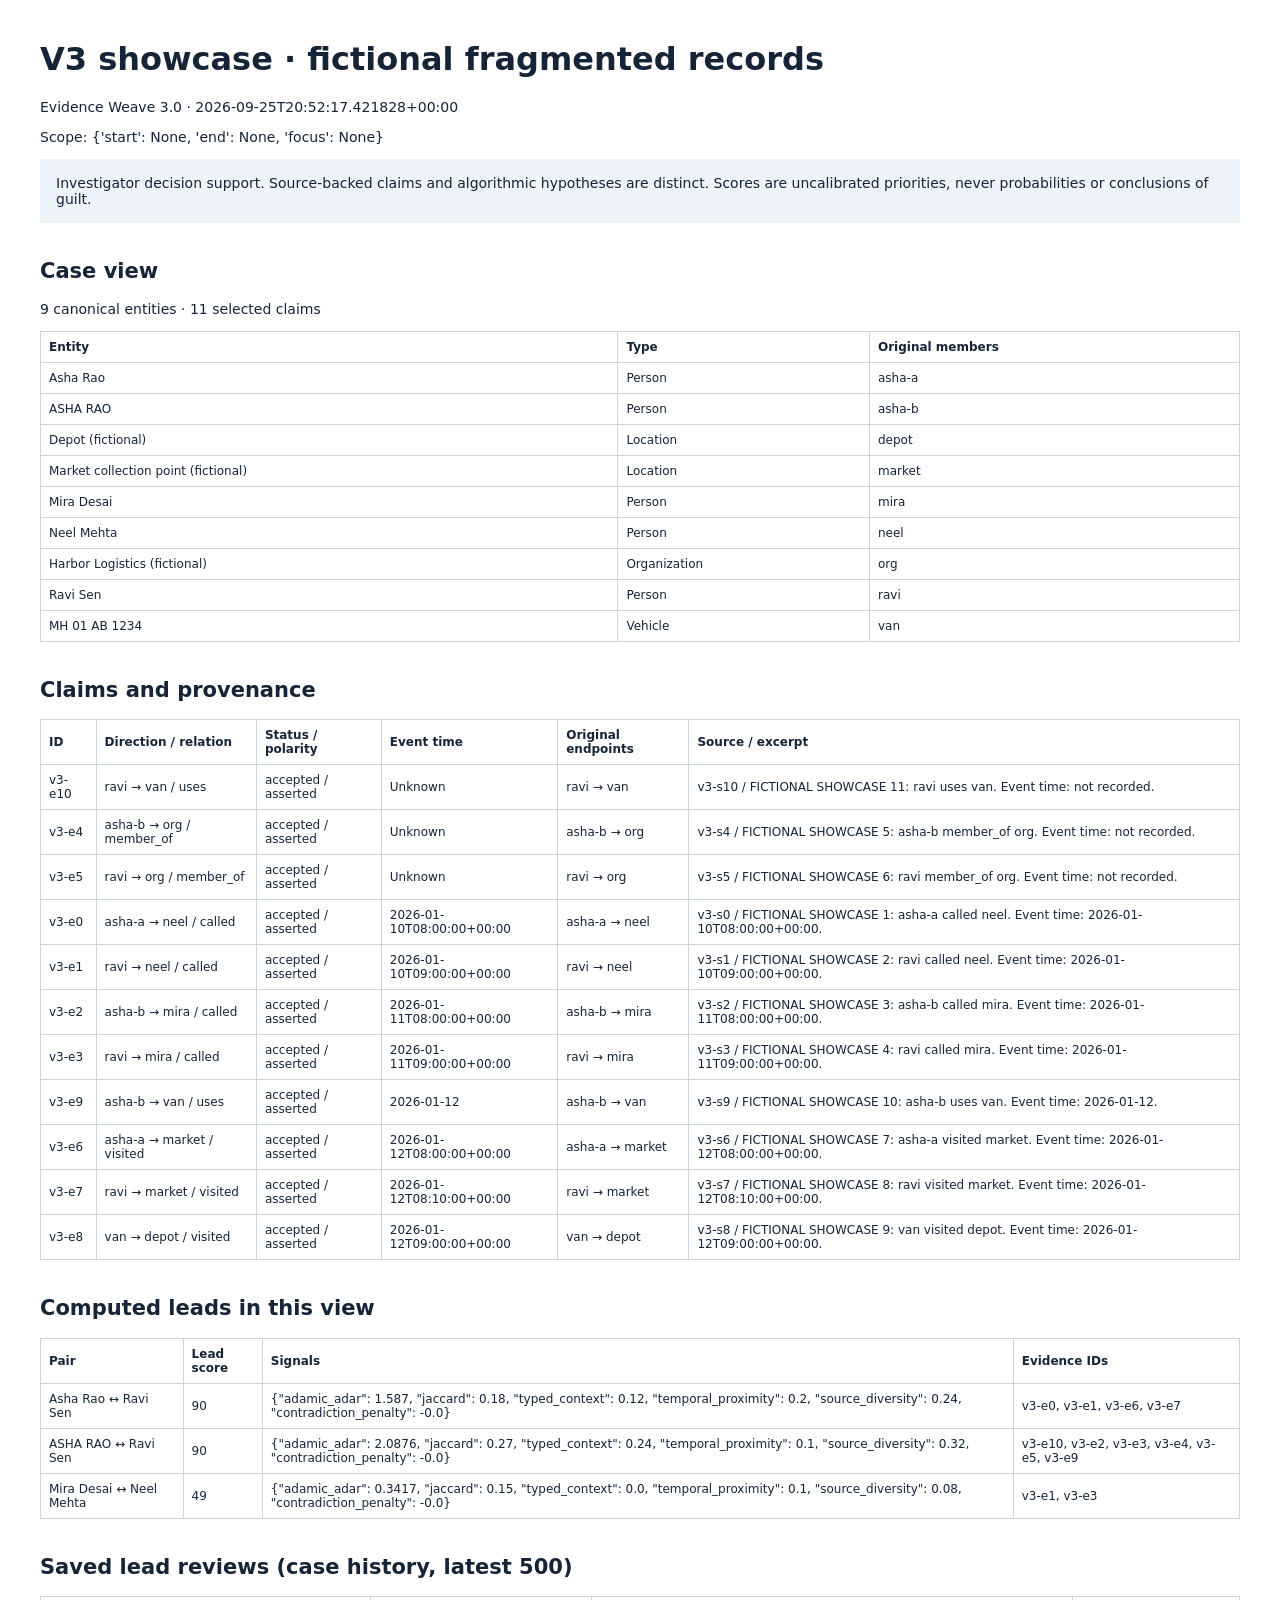
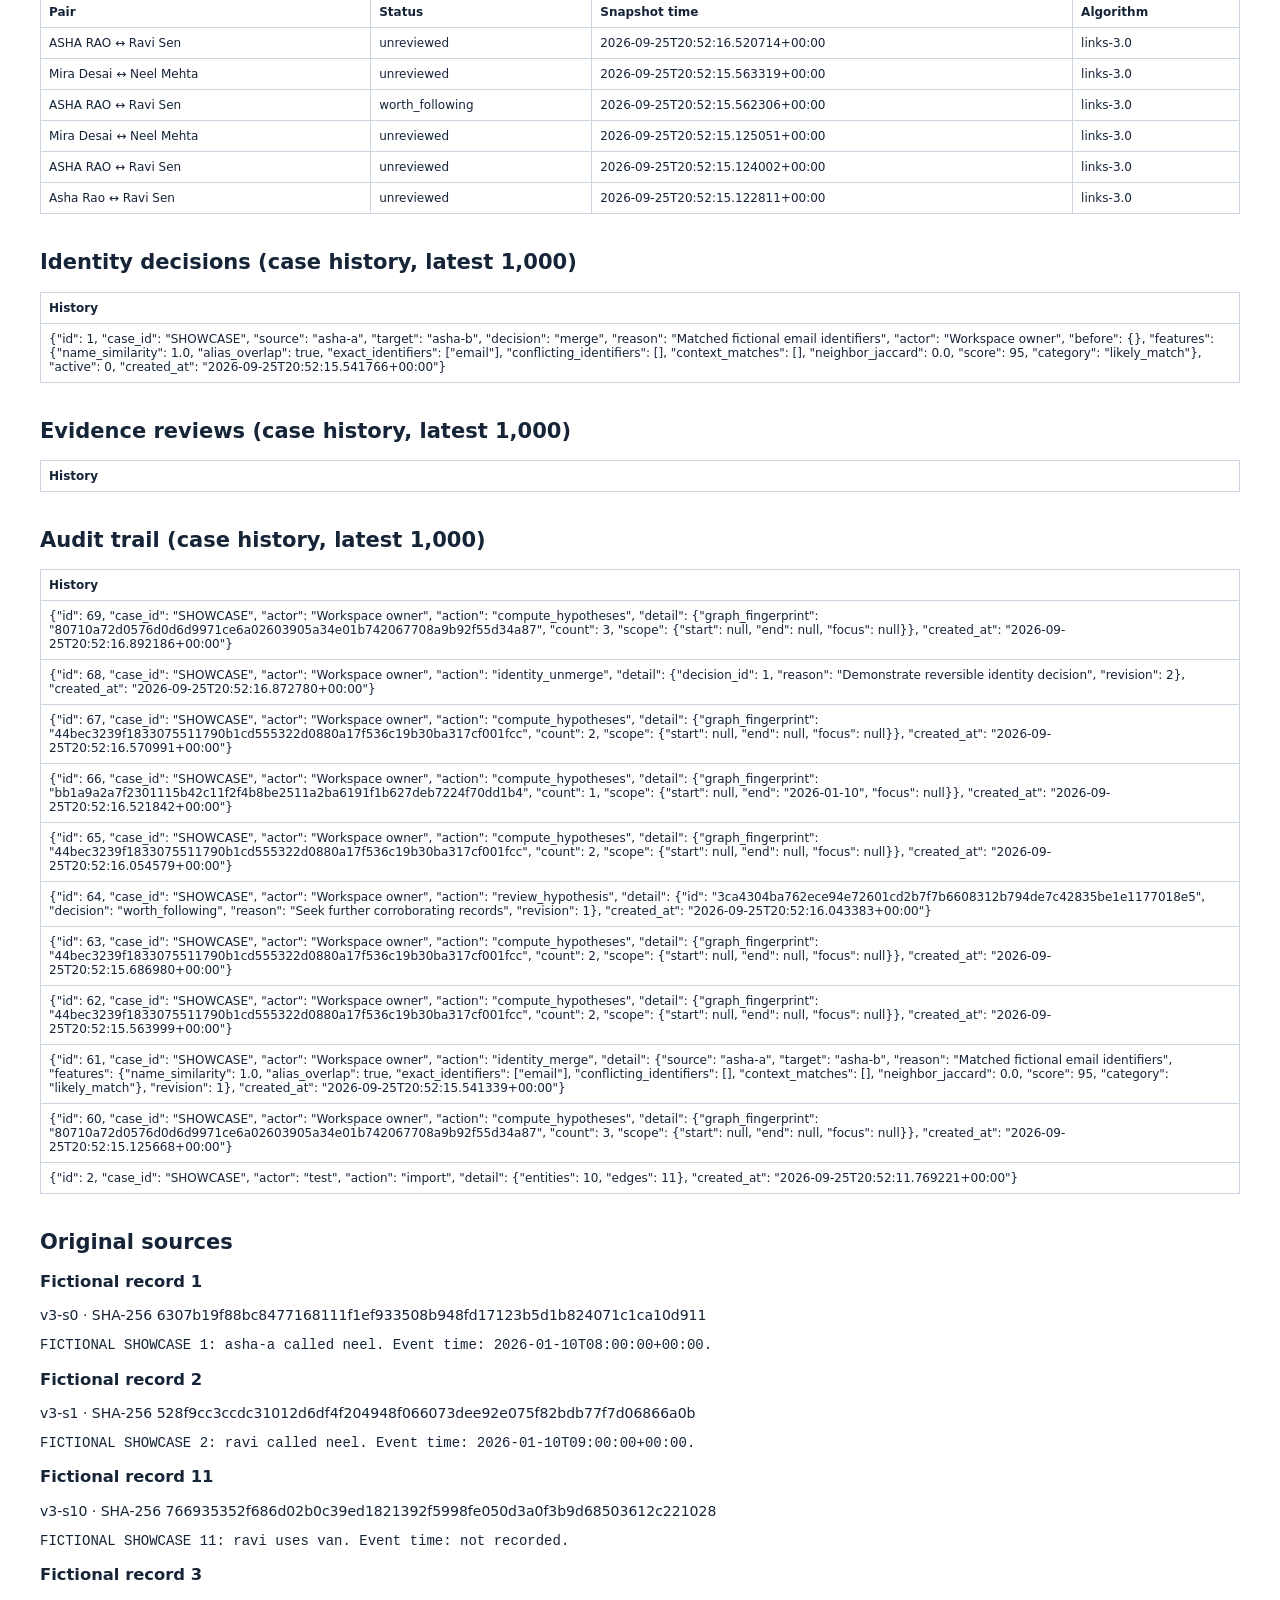
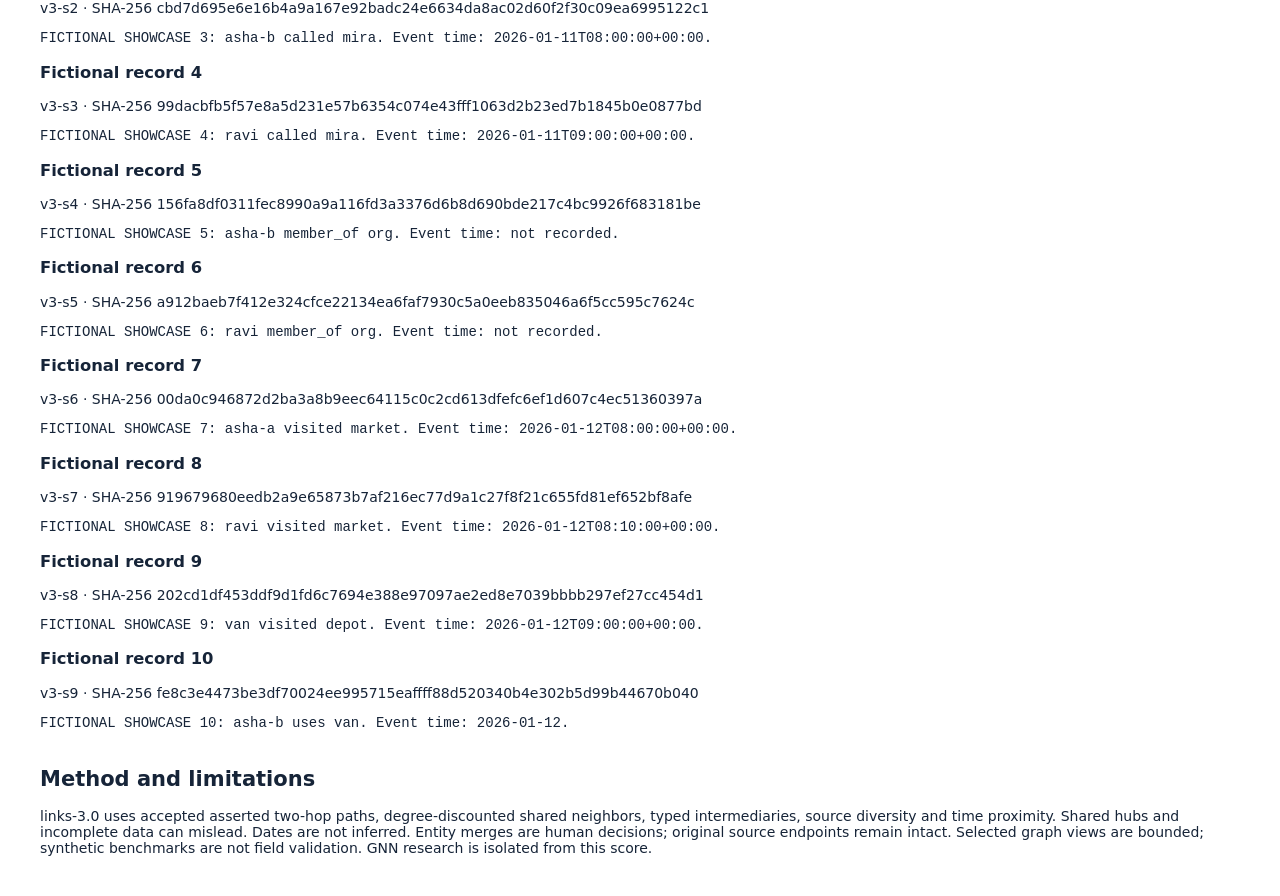
<file: verification/showcase-report.html>
<!doctype html><html lang="en"><meta charset="utf-8"><title>V3 showcase · fictional fragmented records — Evidence Weave</title><style>body{font:14px system-ui;margin:40px;color:#162438}h1{font-size:32px}h2{margin-top:36px}table{border-collapse:collapse;width:100%;font-size:12px}td,th{border:1px solid #ccd4df;padding:8px;text-align:left;overflow-wrap:anywhere}pre{white-space:pre-wrap;overflow-wrap:anywhere}.notice{padding:16px;background:#edf3f6}@media print{thead{display:table-header-group}tr{break-inside:avoid}}</style><h1>V3 showcase · fictional fragmented records</h1><p>Evidence Weave 3.0 · 2026-09-25T20:52:17.421828+00:00</p><p>Scope: {&#x27;start&#x27;: None, &#x27;end&#x27;: None, &#x27;focus&#x27;: None}</p><p class="notice">Investigator decision support. Source-backed claims and algorithmic hypotheses are distinct. Scores are uncalibrated priorities, never probabilities or conclusions of guilt.</p><h2>Case view</h2><p>9 canonical entities · 11 selected claims</p><table><thead><tr><th>Entity</th><th>Type</th><th>Original members</th></tr></thead><tbody><tr><td>Asha Rao</td><td>Person</td><td>asha-a</td></tr><tr><td>ASHA RAO</td><td>Person</td><td>asha-b</td></tr><tr><td>Depot (fictional)</td><td>Location</td><td>depot</td></tr><tr><td>Market collection point (fictional)</td><td>Location</td><td>market</td></tr><tr><td>Mira Desai</td><td>Person</td><td>mira</td></tr><tr><td>Neel Mehta</td><td>Person</td><td>neel</td></tr><tr><td>Harbor Logistics (fictional)</td><td>Organization</td><td>org</td></tr><tr><td>Ravi Sen</td><td>Person</td><td>ravi</td></tr><tr><td>MH 01 AB 1234</td><td>Vehicle</td><td>van</td></tr></tbody></table><h2>Claims and provenance</h2><table><thead><tr><th>ID</th><th>Direction / relation</th><th>Status / polarity</th><th>Event time</th><th>Original endpoints</th><th>Source / excerpt</th></tr></thead><tbody><tr><td>v3-e10</td><td>ravi → van / uses</td><td>accepted / asserted</td><td>Unknown</td><td>ravi → van</td><td>v3-s10 / FICTIONAL SHOWCASE 11: ravi uses van. Event time: not recorded.</td></tr><tr><td>v3-e4</td><td>asha-b → org / member_of</td><td>accepted / asserted</td><td>Unknown</td><td>asha-b → org</td><td>v3-s4 / FICTIONAL SHOWCASE 5: asha-b member_of org. Event time: not recorded.</td></tr><tr><td>v3-e5</td><td>ravi → org / member_of</td><td>accepted / asserted</td><td>Unknown</td><td>ravi → org</td><td>v3-s5 / FICTIONAL SHOWCASE 6: ravi member_of org. Event time: not recorded.</td></tr><tr><td>v3-e0</td><td>asha-a → neel / called</td><td>accepted / asserted</td><td>2026-01-10T08:00:00+00:00</td><td>asha-a → neel</td><td>v3-s0 / FICTIONAL SHOWCASE 1: asha-a called neel. Event time: 2026-01-10T08:00:00+00:00.</td></tr><tr><td>v3-e1</td><td>ravi → neel / called</td><td>accepted / asserted</td><td>2026-01-10T09:00:00+00:00</td><td>ravi → neel</td><td>v3-s1 / FICTIONAL SHOWCASE 2: ravi called neel. Event time: 2026-01-10T09:00:00+00:00.</td></tr><tr><td>v3-e2</td><td>asha-b → mira / called</td><td>accepted / asserted</td><td>2026-01-11T08:00:00+00:00</td><td>asha-b → mira</td><td>v3-s2 / FICTIONAL SHOWCASE 3: asha-b called mira. Event time: 2026-01-11T08:00:00+00:00.</td></tr><tr><td>v3-e3</td><td>ravi → mira / called</td><td>accepted / asserted</td><td>2026-01-11T09:00:00+00:00</td><td>ravi → mira</td><td>v3-s3 / FICTIONAL SHOWCASE 4: ravi called mira. Event time: 2026-01-11T09:00:00+00:00.</td></tr><tr><td>v3-e9</td><td>asha-b → van / uses</td><td>accepted / asserted</td><td>2026-01-12</td><td>asha-b → van</td><td>v3-s9 / FICTIONAL SHOWCASE 10: asha-b uses van. Event time: 2026-01-12.</td></tr><tr><td>v3-e6</td><td>asha-a → market / visited</td><td>accepted / asserted</td><td>2026-01-12T08:00:00+00:00</td><td>asha-a → market</td><td>v3-s6 / FICTIONAL SHOWCASE 7: asha-a visited market. Event time: 2026-01-12T08:00:00+00:00.</td></tr><tr><td>v3-e7</td><td>ravi → market / visited</td><td>accepted / asserted</td><td>2026-01-12T08:10:00+00:00</td><td>ravi → market</td><td>v3-s7 / FICTIONAL SHOWCASE 8: ravi visited market. Event time: 2026-01-12T08:10:00+00:00.</td></tr><tr><td>v3-e8</td><td>van → depot / visited</td><td>accepted / asserted</td><td>2026-01-12T09:00:00+00:00</td><td>van → depot</td><td>v3-s8 / FICTIONAL SHOWCASE 9: van visited depot. Event time: 2026-01-12T09:00:00+00:00.</td></tr></tbody></table><h2>Computed leads in this view</h2><table><thead><tr><th>Pair</th><th>Lead score</th><th>Signals</th><th>Evidence IDs</th></tr></thead><tbody><tr><td>Asha Rao ↔ Ravi Sen</td><td>90</td><td>{&quot;adamic_adar&quot;: 1.587, &quot;jaccard&quot;: 0.18, &quot;typed_context&quot;: 0.12, &quot;temporal_proximity&quot;: 0.2, &quot;source_diversity&quot;: 0.24, &quot;contradiction_penalty&quot;: -0.0}</td><td>v3-e0, v3-e1, v3-e6, v3-e7</td></tr><tr><td>ASHA RAO ↔ Ravi Sen</td><td>90</td><td>{&quot;adamic_adar&quot;: 2.0876, &quot;jaccard&quot;: 0.27, &quot;typed_context&quot;: 0.24, &quot;temporal_proximity&quot;: 0.1, &quot;source_diversity&quot;: 0.32, &quot;contradiction_penalty&quot;: -0.0}</td><td>v3-e10, v3-e2, v3-e3, v3-e4, v3-e5, v3-e9</td></tr><tr><td>Mira Desai ↔ Neel Mehta</td><td>49</td><td>{&quot;adamic_adar&quot;: 0.3417, &quot;jaccard&quot;: 0.15, &quot;typed_context&quot;: 0.0, &quot;temporal_proximity&quot;: 0.1, &quot;source_diversity&quot;: 0.08, &quot;contradiction_penalty&quot;: -0.0}</td><td>v3-e1, v3-e3</td></tr></tbody></table><h2>Saved lead reviews (case history, latest 500)</h2><table><thead><tr><th>Pair</th><th>Status</th><th>Snapshot time</th><th>Algorithm</th></tr></thead><tbody><tr><td>ASHA RAO ↔ Ravi Sen</td><td>unreviewed</td><td>2026-09-25T20:52:16.520714+00:00</td><td>links-3.0</td></tr><tr><td>Mira Desai ↔ Neel Mehta</td><td>unreviewed</td><td>2026-09-25T20:52:15.563319+00:00</td><td>links-3.0</td></tr><tr><td>ASHA RAO ↔ Ravi Sen</td><td>worth_following</td><td>2026-09-25T20:52:15.562306+00:00</td><td>links-3.0</td></tr><tr><td>Mira Desai ↔ Neel Mehta</td><td>unreviewed</td><td>2026-09-25T20:52:15.125051+00:00</td><td>links-3.0</td></tr><tr><td>ASHA RAO ↔ Ravi Sen</td><td>unreviewed</td><td>2026-09-25T20:52:15.124002+00:00</td><td>links-3.0</td></tr><tr><td>Asha Rao ↔ Ravi Sen</td><td>unreviewed</td><td>2026-09-25T20:52:15.122811+00:00</td><td>links-3.0</td></tr></tbody></table><h2>Identity decisions (case history, latest 1,000)</h2><table><thead><tr><th>History</th></tr></thead><tbody><tr><td>{&quot;id&quot;: 1, &quot;case_id&quot;: &quot;SHOWCASE&quot;, &quot;source&quot;: &quot;asha-a&quot;, &quot;target&quot;: &quot;asha-b&quot;, &quot;decision&quot;: &quot;merge&quot;, &quot;reason&quot;: &quot;Matched fictional email identifiers&quot;, &quot;actor&quot;: &quot;Workspace owner&quot;, &quot;before&quot;: {}, &quot;features&quot;: {&quot;name_similarity&quot;: 1.0, &quot;alias_overlap&quot;: true, &quot;exact_identifiers&quot;: [&quot;email&quot;], &quot;conflicting_identifiers&quot;: [], &quot;context_matches&quot;: [], &quot;neighbor_jaccard&quot;: 0.0, &quot;score&quot;: 95, &quot;category&quot;: &quot;likely_match&quot;}, &quot;active&quot;: 0, &quot;created_at&quot;: &quot;2026-09-25T20:52:15.541766+00:00&quot;}</td></tr></tbody></table><h2>Evidence reviews (case history, latest 1,000)</h2><table><thead><tr><th>History</th></tr></thead><tbody></tbody></table><h2>Audit trail (case history, latest 1,000)</h2><table><thead><tr><th>History</th></tr></thead><tbody><tr><td>{&quot;id&quot;: 69, &quot;case_id&quot;: &quot;SHOWCASE&quot;, &quot;actor&quot;: &quot;Workspace owner&quot;, &quot;action&quot;: &quot;compute_hypotheses&quot;, &quot;detail&quot;: {&quot;graph_fingerprint&quot;: &quot;80710a72d0576d0d6d9971ce6a02603905a34e01b742067708a9b92f55d34a87&quot;, &quot;count&quot;: 3, &quot;scope&quot;: {&quot;start&quot;: null, &quot;end&quot;: null, &quot;focus&quot;: null}}, &quot;created_at&quot;: &quot;2026-09-25T20:52:16.892186+00:00&quot;}</td></tr><tr><td>{&quot;id&quot;: 68, &quot;case_id&quot;: &quot;SHOWCASE&quot;, &quot;actor&quot;: &quot;Workspace owner&quot;, &quot;action&quot;: &quot;identity_unmerge&quot;, &quot;detail&quot;: {&quot;decision_id&quot;: 1, &quot;reason&quot;: &quot;Demonstrate reversible identity decision&quot;, &quot;revision&quot;: 2}, &quot;created_at&quot;: &quot;2026-09-25T20:52:16.872780+00:00&quot;}</td></tr><tr><td>{&quot;id&quot;: 67, &quot;case_id&quot;: &quot;SHOWCASE&quot;, &quot;actor&quot;: &quot;Workspace owner&quot;, &quot;action&quot;: &quot;compute_hypotheses&quot;, &quot;detail&quot;: {&quot;graph_fingerprint&quot;: &quot;44bec3239f1833075511790b1cd555322d0880a17f536c19b30ba317cf001fcc&quot;, &quot;count&quot;: 2, &quot;scope&quot;: {&quot;start&quot;: null, &quot;end&quot;: null, &quot;focus&quot;: null}}, &quot;created_at&quot;: &quot;2026-09-25T20:52:16.570991+00:00&quot;}</td></tr><tr><td>{&quot;id&quot;: 66, &quot;case_id&quot;: &quot;SHOWCASE&quot;, &quot;actor&quot;: &quot;Workspace owner&quot;, &quot;action&quot;: &quot;compute_hypotheses&quot;, &quot;detail&quot;: {&quot;graph_fingerprint&quot;: &quot;bb1a9a2a7f2301115b42c11f2f4b8be2511a2ba6191f1b627deb7224f70dd1b4&quot;, &quot;count&quot;: 1, &quot;scope&quot;: {&quot;start&quot;: null, &quot;end&quot;: &quot;2026-01-10&quot;, &quot;focus&quot;: null}}, &quot;created_at&quot;: &quot;2026-09-25T20:52:16.521842+00:00&quot;}</td></tr><tr><td>{&quot;id&quot;: 65, &quot;case_id&quot;: &quot;SHOWCASE&quot;, &quot;actor&quot;: &quot;Workspace owner&quot;, &quot;action&quot;: &quot;compute_hypotheses&quot;, &quot;detail&quot;: {&quot;graph_fingerprint&quot;: &quot;44bec3239f1833075511790b1cd555322d0880a17f536c19b30ba317cf001fcc&quot;, &quot;count&quot;: 2, &quot;scope&quot;: {&quot;start&quot;: null, &quot;end&quot;: null, &quot;focus&quot;: null}}, &quot;created_at&quot;: &quot;2026-09-25T20:52:16.054579+00:00&quot;}</td></tr><tr><td>{&quot;id&quot;: 64, &quot;case_id&quot;: &quot;SHOWCASE&quot;, &quot;actor&quot;: &quot;Workspace owner&quot;, &quot;action&quot;: &quot;review_hypothesis&quot;, &quot;detail&quot;: {&quot;id&quot;: &quot;3ca4304ba762ece94e72601cd2b7f7b6608312b794de7c42835be1e1177018e5&quot;, &quot;decision&quot;: &quot;worth_following&quot;, &quot;reason&quot;: &quot;Seek further corroborating records&quot;, &quot;revision&quot;: 1}, &quot;created_at&quot;: &quot;2026-09-25T20:52:16.043383+00:00&quot;}</td></tr><tr><td>{&quot;id&quot;: 63, &quot;case_id&quot;: &quot;SHOWCASE&quot;, &quot;actor&quot;: &quot;Workspace owner&quot;, &quot;action&quot;: &quot;compute_hypotheses&quot;, &quot;detail&quot;: {&quot;graph_fingerprint&quot;: &quot;44bec3239f1833075511790b1cd555322d0880a17f536c19b30ba317cf001fcc&quot;, &quot;count&quot;: 2, &quot;scope&quot;: {&quot;start&quot;: null, &quot;end&quot;: null, &quot;focus&quot;: null}}, &quot;created_at&quot;: &quot;2026-09-25T20:52:15.686980+00:00&quot;}</td></tr><tr><td>{&quot;id&quot;: 62, &quot;case_id&quot;: &quot;SHOWCASE&quot;, &quot;actor&quot;: &quot;Workspace owner&quot;, &quot;action&quot;: &quot;compute_hypotheses&quot;, &quot;detail&quot;: {&quot;graph_fingerprint&quot;: &quot;44bec3239f1833075511790b1cd555322d0880a17f536c19b30ba317cf001fcc&quot;, &quot;count&quot;: 2, &quot;scope&quot;: {&quot;start&quot;: null, &quot;end&quot;: null, &quot;focus&quot;: null}}, &quot;created_at&quot;: &quot;2026-09-25T20:52:15.563999+00:00&quot;}</td></tr><tr><td>{&quot;id&quot;: 61, &quot;case_id&quot;: &quot;SHOWCASE&quot;, &quot;actor&quot;: &quot;Workspace owner&quot;, &quot;action&quot;: &quot;identity_merge&quot;, &quot;detail&quot;: {&quot;source&quot;: &quot;asha-a&quot;, &quot;target&quot;: &quot;asha-b&quot;, &quot;reason&quot;: &quot;Matched fictional email identifiers&quot;, &quot;features&quot;: {&quot;name_similarity&quot;: 1.0, &quot;alias_overlap&quot;: true, &quot;exact_identifiers&quot;: [&quot;email&quot;], &quot;conflicting_identifiers&quot;: [], &quot;context_matches&quot;: [], &quot;neighbor_jaccard&quot;: 0.0, &quot;score&quot;: 95, &quot;category&quot;: &quot;likely_match&quot;}, &quot;revision&quot;: 1}, &quot;created_at&quot;: &quot;2026-09-25T20:52:15.541339+00:00&quot;}</td></tr><tr><td>{&quot;id&quot;: 60, &quot;case_id&quot;: &quot;SHOWCASE&quot;, &quot;actor&quot;: &quot;Workspace owner&quot;, &quot;action&quot;: &quot;compute_hypotheses&quot;, &quot;detail&quot;: {&quot;graph_fingerprint&quot;: &quot;80710a72d0576d0d6d9971ce6a02603905a34e01b742067708a9b92f55d34a87&quot;, &quot;count&quot;: 3, &quot;scope&quot;: {&quot;start&quot;: null, &quot;end&quot;: null, &quot;focus&quot;: null}}, &quot;created_at&quot;: &quot;2026-09-25T20:52:15.125668+00:00&quot;}</td></tr><tr><td>{&quot;id&quot;: 2, &quot;case_id&quot;: &quot;SHOWCASE&quot;, &quot;actor&quot;: &quot;test&quot;, &quot;action&quot;: &quot;import&quot;, &quot;detail&quot;: {&quot;entities&quot;: 10, &quot;edges&quot;: 11}, &quot;created_at&quot;: &quot;2026-09-25T20:52:11.769221+00:00&quot;}</td></tr></tbody></table><h2>Original sources</h2><h3>Fictional record 1</h3><p>v3-s0 · SHA-256 6307b19f88bc8477168111f1ef933508b948fd17123b5d1b824071c1ca10d911</p><pre>FICTIONAL SHOWCASE 1: asha-a called neel. Event time: 2026-01-10T08:00:00+00:00.</pre><h3>Fictional record 2</h3><p>v3-s1 · SHA-256 528f9cc3ccdc31012d6df4f204948f066073dee92e075f82bdb77f7d06866a0b</p><pre>FICTIONAL SHOWCASE 2: ravi called neel. Event time: 2026-01-10T09:00:00+00:00.</pre><h3>Fictional record 11</h3><p>v3-s10 · SHA-256 766935352f686d02b0c39ed1821392f5998fe050d3a0f3b9d68503612c221028</p><pre>FICTIONAL SHOWCASE 11: ravi uses van. Event time: not recorded.</pre><h3>Fictional record 3</h3><p>v3-s2 · SHA-256 cbd7d695e6e16b4a9a167e92badc24e6634da8ac02d60f2f30c09ea6995122c1</p><pre>FICTIONAL SHOWCASE 3: asha-b called mira. Event time: 2026-01-11T08:00:00+00:00.</pre><h3>Fictional record 4</h3><p>v3-s3 · SHA-256 99dacbfb5f57e8a5d231e57b6354c074e43fff1063d2b23ed7b1845b0e0877bd</p><pre>FICTIONAL SHOWCASE 4: ravi called mira. Event time: 2026-01-11T09:00:00+00:00.</pre><h3>Fictional record 5</h3><p>v3-s4 · SHA-256 156fa8df0311fec8990a9a116fd3a3376d6b8d690bde217c4bc9926f683181be</p><pre>FICTIONAL SHOWCASE 5: asha-b member_of org. Event time: not recorded.</pre><h3>Fictional record 6</h3><p>v3-s5 · SHA-256 a912baeb7f412e324cfce22134ea6faf7930c5a0eeb835046a6f5cc595c7624c</p><pre>FICTIONAL SHOWCASE 6: ravi member_of org. Event time: not recorded.</pre><h3>Fictional record 7</h3><p>v3-s6 · SHA-256 00da0c946872d2ba3a8b9eec64115c0c2cd613dfefc6ef1d607c4ec51360397a</p><pre>FICTIONAL SHOWCASE 7: asha-a visited market. Event time: 2026-01-12T08:00:00+00:00.</pre><h3>Fictional record 8</h3><p>v3-s7 · SHA-256 919679680eedb2a9e65873b7af216ec77d9a1c27f8f21c655fd81ef652bf8afe</p><pre>FICTIONAL SHOWCASE 8: ravi visited market. Event time: 2026-01-12T08:10:00+00:00.</pre><h3>Fictional record 9</h3><p>v3-s8 · SHA-256 202cd1df453ddf9d1fd6c7694e388e97097ae2ed8e7039bbbb297ef27cc454d1</p><pre>FICTIONAL SHOWCASE 9: van visited depot. Event time: 2026-01-12T09:00:00+00:00.</pre><h3>Fictional record 10</h3><p>v3-s9 · SHA-256 fe8c3e4473be3df70024ee995715eaffff88d520340b4e302b5d99b44670b040</p><pre>FICTIONAL SHOWCASE 10: asha-b uses van. Event time: 2026-01-12.</pre><h2>Method and limitations</h2><p>links-3.0 uses accepted asserted two-hop paths, degree-discounted shared neighbors, typed intermediaries, source diversity and time proximity. Shared hubs and incomplete data can mislead. Dates are not inferred. Entity merges are human decisions; original source endpoints remain intact. Selected graph views are bounded; synthetic benchmarks are not field validation. GNN research is isolated from this score.</p></html>
</file>
